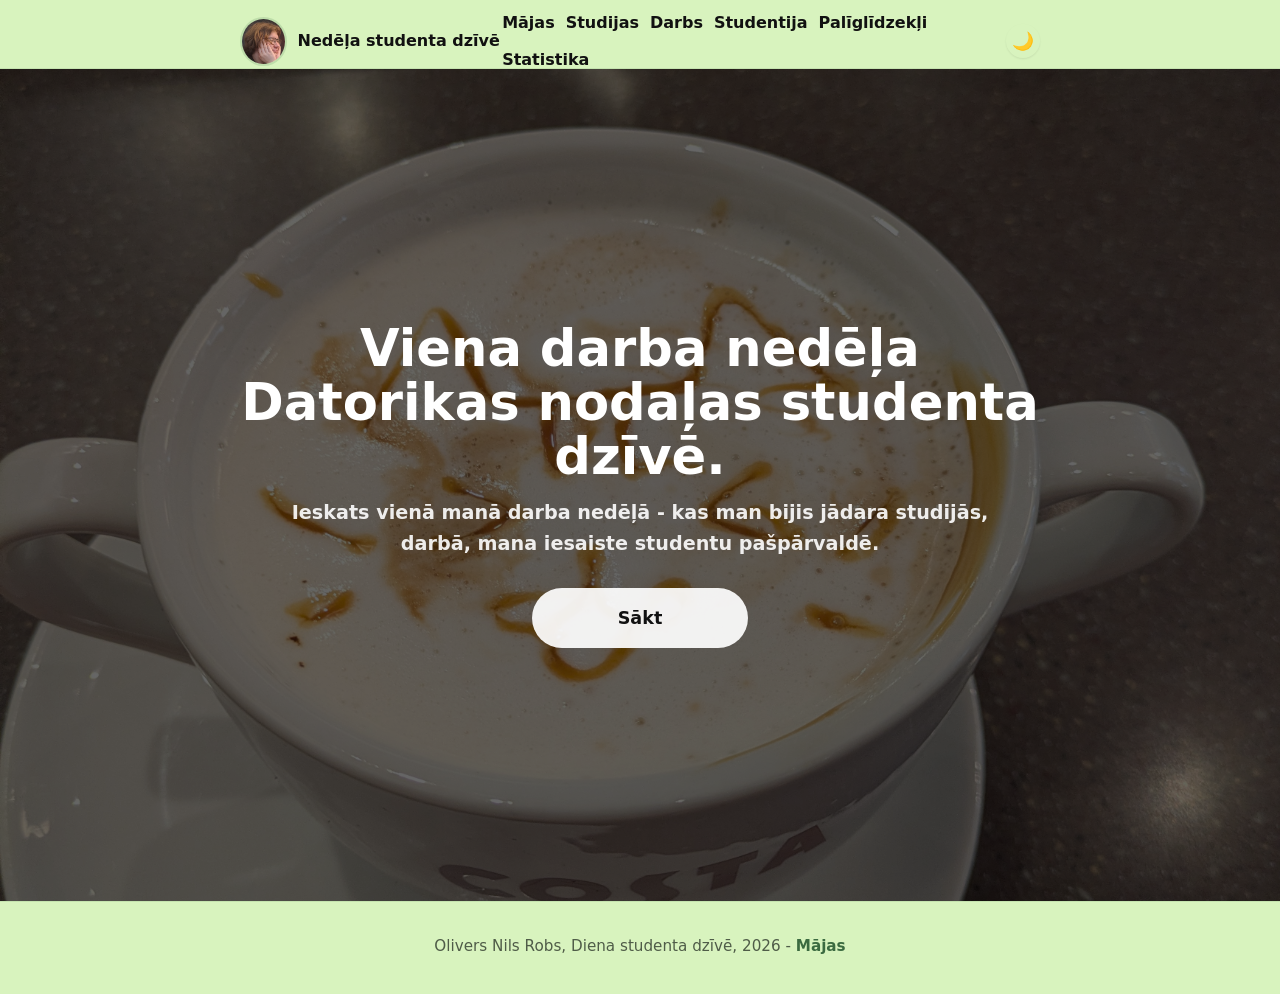
<file: index.html>
<!DOCTYPE html>
<html>
    <head>
        <meta charset="utf-8">
        <meta http-equiv="X-UA-Compatible" content="IE=edge">
        <title></title>
        <meta name="description" content="">
        <meta name="viewport" content="width=device-width, initial-scale=1">
        <link rel="stylesheet" href="styles.css">
        <script src="theme.js" defer></script>
    </head>
    <body>
        <header class="site-header">
            <div class="site-header-inner">
                <a class="brand brand-link" href="index.html">
                    <img class="site-icon" src="./media/olivers.png" alt="Olivers Nils Robs">
                    <div>
                        <p class="site-title">Nedēļa studenta dzīvē</p>
                    </div>
                </a>
                <div class="actions">
                    <nav class="site-nav">
                        <ul>
                            <li><a href="index.html">Mājas</a></li>
                            <li><a href="studijas.html">Studijas</a></li>
                            <li><a href="darbs.html">Darbs</a></li>
                            <li><a href="studentija.html">Studentija</a></li>
                            <li><a href="paliglidzekli.html">Palīglīdzekļi</a></li>
                            <li><a href="statistika.html">Statistika</a></li>
                        </ul>
                    </nav>
                    <button class="nav-toggle" type="button" aria-label="Open navigation menu">☰</button>
                    <button class="theme-toggle" type="button" aria-label="Toggle theme">🌙</button>
                </div>
            </div>
        </header>
        <main>
            <section class="hero">
                <img class="hero-image" src="./media/coffee.jpg" alt="Kafijas krūze uz galda ar kaķa zīmējumu kafijas putās">
                <div class="hero-content">
                    <h1 class="title">Viena darba nedēļa Datorikas nodaļas studenta dzīvē.</h1>
                    <p class="description">Ieskats vienā manā darba nedēļā - kas man bijis jādara studijās, darbā, mana iesaiste studentu pašpārvaldē.</p>
                    <a href="studijas.html" class="button">Sākt</a>
                </div>
            </section>
        </main>
        <footer class="site-footer">
            <div class="container">Olivers Nils Robs, Diena studenta dzīvē, 2026 - <a href="index.html">Mājas</a></div>
        </footer>
    </body>
</html>
</file>
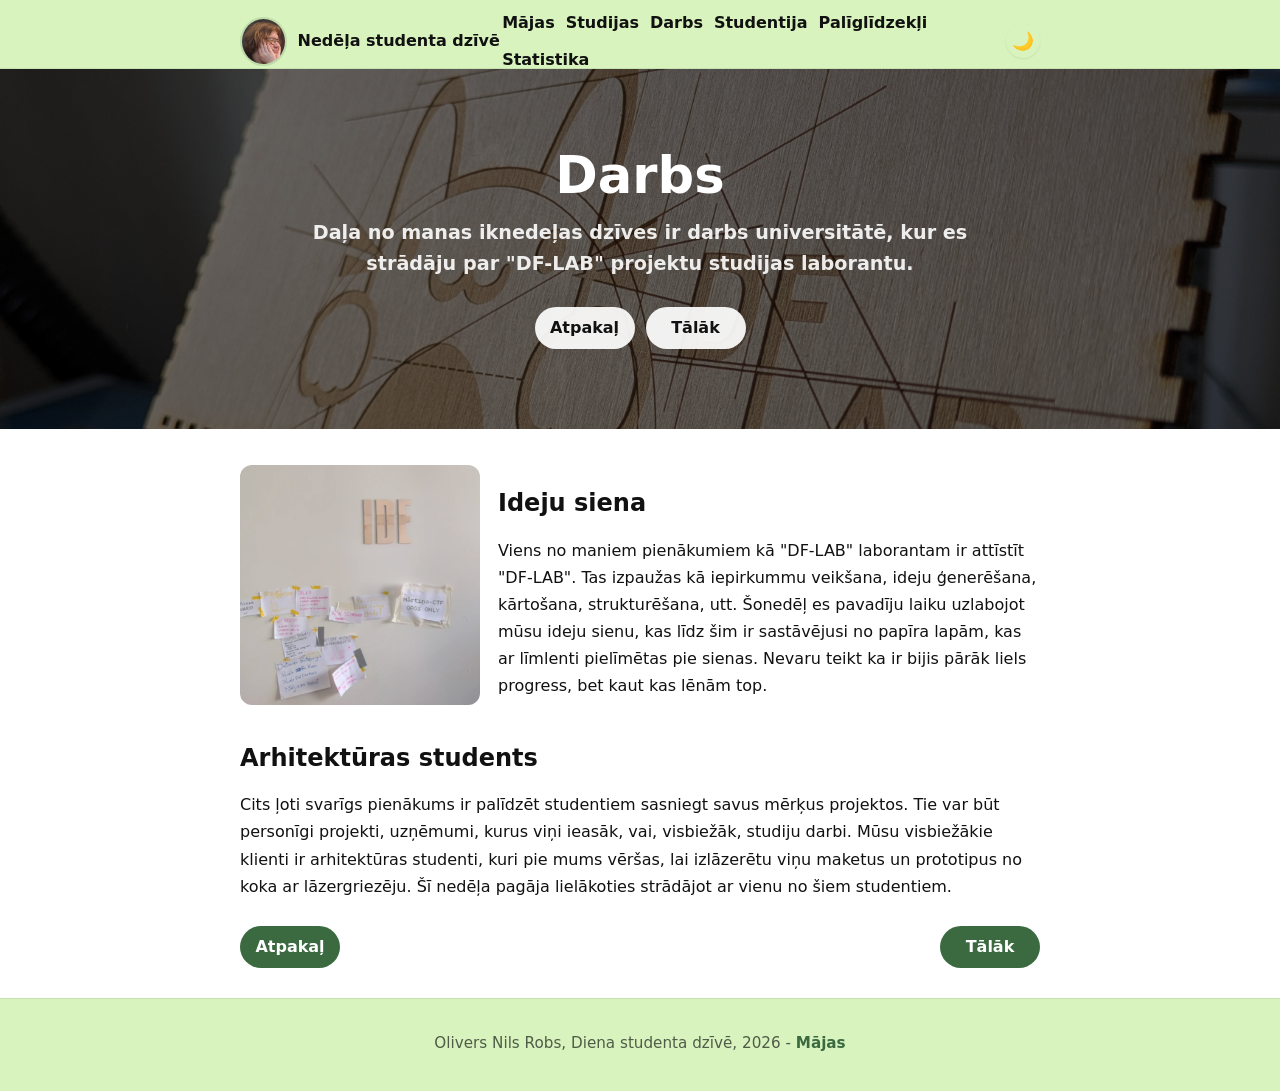
<file: darbs.html>
<!DOCTYPE html>
<!--[if lt IE 7]>      <html class="no-js lt-ie9 lt-ie8 lt-ie7"> <![endif]-->
<!--[if IE 7]>         <html class="no-js lt-ie9 lt-ie8"> <![endif]-->
<!--[if IE 8]>         <html class="no-js lt-ie9"> <![endif]-->
<!--[if gt IE 8]>      <html class="no-js"> <![endif]-->
<html lang="lv">
    <head>
        <meta charset="utf-8">
        <meta http-equiv="X-UA-Compatible" content="IE=edge">
        <title>Darbs</title>
        <meta name="description" content="Autora darbs universitātē.">
        <meta name="viewport" content="width=device-width, initial-scale=1">
        <link rel="stylesheet" href="styles.css">
        <script src="theme.js" defer></script>
    </head>
    <body>
        <header class="site-header">
            <div class="site-header-inner">
                <a class="brand brand-link" href="index.html">
                    <img class="site-icon" src="./media/olivers.png" alt="Olivers Nils Robs">
                    <div>
                        <p class="site-title">Nedēļa studenta dzīvē</p>
                    </div>
                </a>
                <div class="actions">
                    <nav class="site-nav">
                        <ul>
                            <li><a href="index.html">Mājas</a></li>
                            <li><a href="studijas.html">Studijas</a></li>
                            <li><a href="darbs.html">Darbs</a></li>
                            <li><a href="studentija.html">Studentija</a></li>
                            <li><a href="paliglidzekli.html">Palīglīdzekļi</a></li>
                            <li><a href="statistika.html">Statistika</a></li>
                        </ul>
                    </nav>
                    <button class="nav-toggle" type="button" aria-label="Open navigation menu">☰</button>
                    <button class="theme-toggle" type="button" aria-label="Toggle theme">🌙</button>
                </div>
            </div>
        </header>
        <main class="container">
            <section class="hero">
                <img class="hero-image" src="./media/df_lab_klaipeda.jpg" alt="Uzraksts 'DF-LAB' un kaķis iegravēts uz finiera">
                <div class="hero-content">
                    <h1 class="title">Darbs</h1>
                    <p class="description">Daļa no manas iknedeļas dzīves ir darbs universitātē, kur es strādāju par "DF-LAB" projektu studijas laborantu.</p>
                    <div class="hero-actions">
                        <a href="studijas.html" class="button-left">Atpakaļ</a>
                        <a href="studentija.html" class="button-right">Tālāk</a>
                    </div>
                </div>
            </section>
            <section class="posts">
                <article class="post image-post">
                    <img class="post-image" src="./media/idea.png" alt="Siena ar papīra lapām, uz kurām ir idejas, un uzraksts 'IDE'" />
                    <div class="post-content">
                        <h2 class="post-title">Ideju siena</h2>
                        <p>Viens no maniem pienākumiem kā "DF-LAB" laborantam ir attīstīt "DF-LAB". Tas izpaužas kā iepirkummu veikšana, ideju ģenerēšana, kārtošana, strukturēšana, utt. Šonedēļ es pavadīju laiku uzlabojot mūsu ideju sienu, kas līdz šim ir sastāvējusi no papīra lapām, kas ar līmlenti pielīmētas pie sienas. Nevaru teikt ka ir bijis pārāk liels progress, bet kaut kas lēnām top.</p>
                    </div>
                </article>
                <article class="post">
                    <h2 class="post-title">Arhitektūras students</h2>
                    <div class="post-content">
                        <p>Cits ļoti svarīgs pienākums ir palīdzēt studentiem sasniegt savus mērķus projektos. Tie var būt personīgi projekti, uzņēmumi, kurus viņi ieasāk, vai, visbiežāk, studiju darbi. Mūsu visbiežākie klienti ir arhitektūras studenti, kuri pie mums vēršas, lai izlāzerētu viņu maketus un prototipus no koka ar lāzergriezēju. Šī nedēļa pagāja lielākoties strādājot ar vienu no šiem studentiem.</p>
                    </div>
                </article>
            </section>
            <div class="page-actions">
                <a href="studijas.html" class="button-left">Atpakaļ</a>
                <a href="studentija.html" class="button-right">Tālāk</a>
            </div>
        </main>
        <footer class="site-footer">
            <div class="container">Olivers Nils Robs, Diena studenta dzīvē, 2026 - <a href="index.html">Mājas</a></div>
        </footer>
    </body>
</html>
</file>
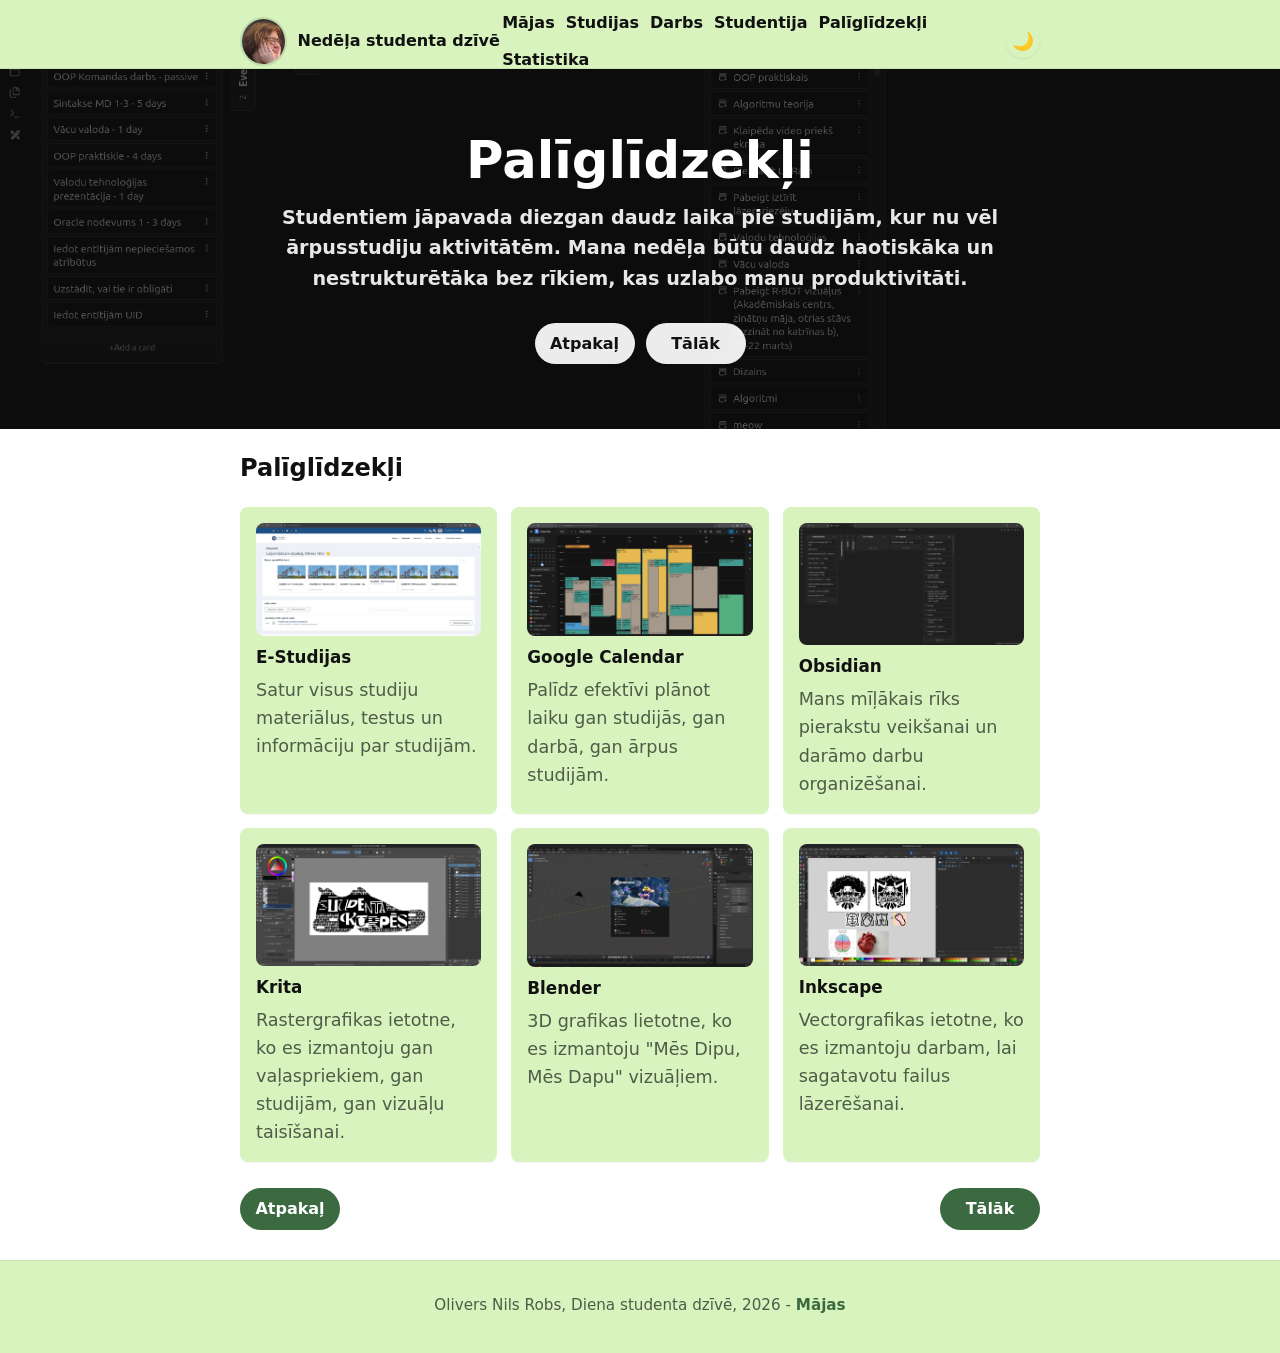
<file: paliglidzekli.html>
<!DOCTYPE html>
<!--[if lt IE 7]>      <html class="no-js lt-ie9 lt-ie8 lt-ie7"> <![endif]-->
<!--[if IE 7]>         <html class="no-js lt-ie9 lt-ie8"> <![endif]-->
<!--[if IE 8]>         <html class="no-js lt-ie9"> <![endif]-->
<!--[if gt IE 8]>      <html class="no-js"> <![endif]-->
<html lang="lv">
    <head>
        <meta charset="utf-8">
        <meta http-equiv="X-UA-Compatible" content="IE=edge">
        <title>Palīglīdzekļi</title>
        <meta name="description" content="Palīglīdzekļi, kas autoram palīdz studenta dzīvē.">
        <meta name="viewport" content="width=device-width, initial-scale=1">
        <link rel="stylesheet" href="styles.css">
        <script src="theme.js" defer></script>
    </head>
    <body>
        <header class="site-header">
            <div class="site-header-inner">
                <a class="brand brand-link" href="index.html">
                    <img class="site-icon" src="./media/olivers.png" alt="Olivers Nils Robs">
                    <div>
                        <p class="site-title">Nedēļa studenta dzīvē</p>
                    </div>
                </a>
                <div class="actions">
                    <nav class="site-nav">
                        <ul>
                            <li><a href="index.html">Mājas</a></li>
                            <li><a href="studijas.html">Studijas</a></li>
                            <li><a href="darbs.html">Darbs</a></li>
                            <li><a href="studentija.html">Studentija</a></li>
                            <li><a href="paliglidzekli.html">Palīglīdzekļi</a></li>
                            <li><a href="statistika.html">Statistika</a></li>
                        </ul>
                    </nav>
                    <button class="nav-toggle" type="button" aria-label="Open navigation menu">☰</button>
                    <button class="theme-toggle" type="button" aria-label="Toggle theme">🌙</button>
                </div>
            </div>
        </header>
        <main class="container">
            <section class="hero">
                <img class="hero-image" src="./media/obsidian.png" alt="Obsidian rīka ekrāna attēls">
                <div class="hero-content">
                    <h1 class="title">Palīglīdzekļi</h1>
                    <p class="description">Studentiem jāpavada diezgan daudz laika pie studijām, kur nu vēl ārpusstudiju aktivitātēm. Mana nedēļa būtu daudz haotiskāka un nestrukturētāka bez rīkiem, kas uzlabo manu produktivitāti.</p>
                    <div class="hero-actions">
                        <a href="studentija.html" class="button-left">Atpakaļ</a>
                        <a href="statistika.html" class="button-right">Tālāk</a>
                    </div>
                </div>
            </section>
            <section class="tools-section">
                <h2>Palīglīdzekļi</h2>
                <div class="tool-grid">
                    <article class="tool-card">
                        <img src="./media/estudijas.png" alt="Ekrāna attēls no E-Studijām">
                        <h3>E-Studijas</h3>
                        <p>Satur visus studiju materiālus, testus un informāciju par studijām.</p>
                    </article>
                    <article class="tool-card">
                        <img src="./media/google_calendar.png" alt="Ekrāna attēls no Google Calendar">
                        <h3>Google Calendar</h3>
                        <p>Palīdz efektīvi plānot laiku gan studijās, gan darbā, gan ārpus studijām.</p>
                    </article>
                    <article class="tool-card">
                        <img src="./media/obsidian.png" alt="Ekrāna attēls no Obsidian">
                        <h3>Obsidian</h3>
                        <p>Mans mīļākais rīks pierakstu veikšanai un darāmo darbu organizēšanai.</p>
                    </article>
                    <article class="tool-card">
                        <img src="./media/krita.png" alt="Ekrāna attēls no Krita">
                        <h3>Krita</h3>
                        <p>Rastergrafikas ietotne, ko es izmantoju gan vaļaspriekiem, gan studijām, gan vizuāļu taisīšanai.</p>
                    </article>
                    <article class="tool-card">
                        <img src="./media/blender.png" alt="Ekrāna attēls no Blender">
                        <h3>Blender</h3>
                        <p>3D grafikas lietotne, ko es izmantoju "Mēs Dipu, Mēs Dapu" vizuāļiem.</p>
                    </article>
                    <article class="tool-card">
                        <img src="./media/inkscape.png" alt="Ekrāna attēls no Inkscape">
                        <h3>Inkscape</h3>
                        <p>Vectorgrafikas ietotne, ko es izmantoju darbam, lai sagatavotu failus lāzerēšanai.</p>
                    </article>
                </div>
            </section>
            <div class="page-actions">
                <a href="studentija.html" class="button-left">Atpakaļ</a>
                <a href="statistika.html" class="button-right">Tālāk</a>
            </div>
        </main>
        <footer class="site-footer">
            <div class="container">Olivers Nils Robs, Diena studenta dzīvē, 2026 - <a href="index.html">Mājas</a></div>
        </footer>
    </body>
</html>
</file>
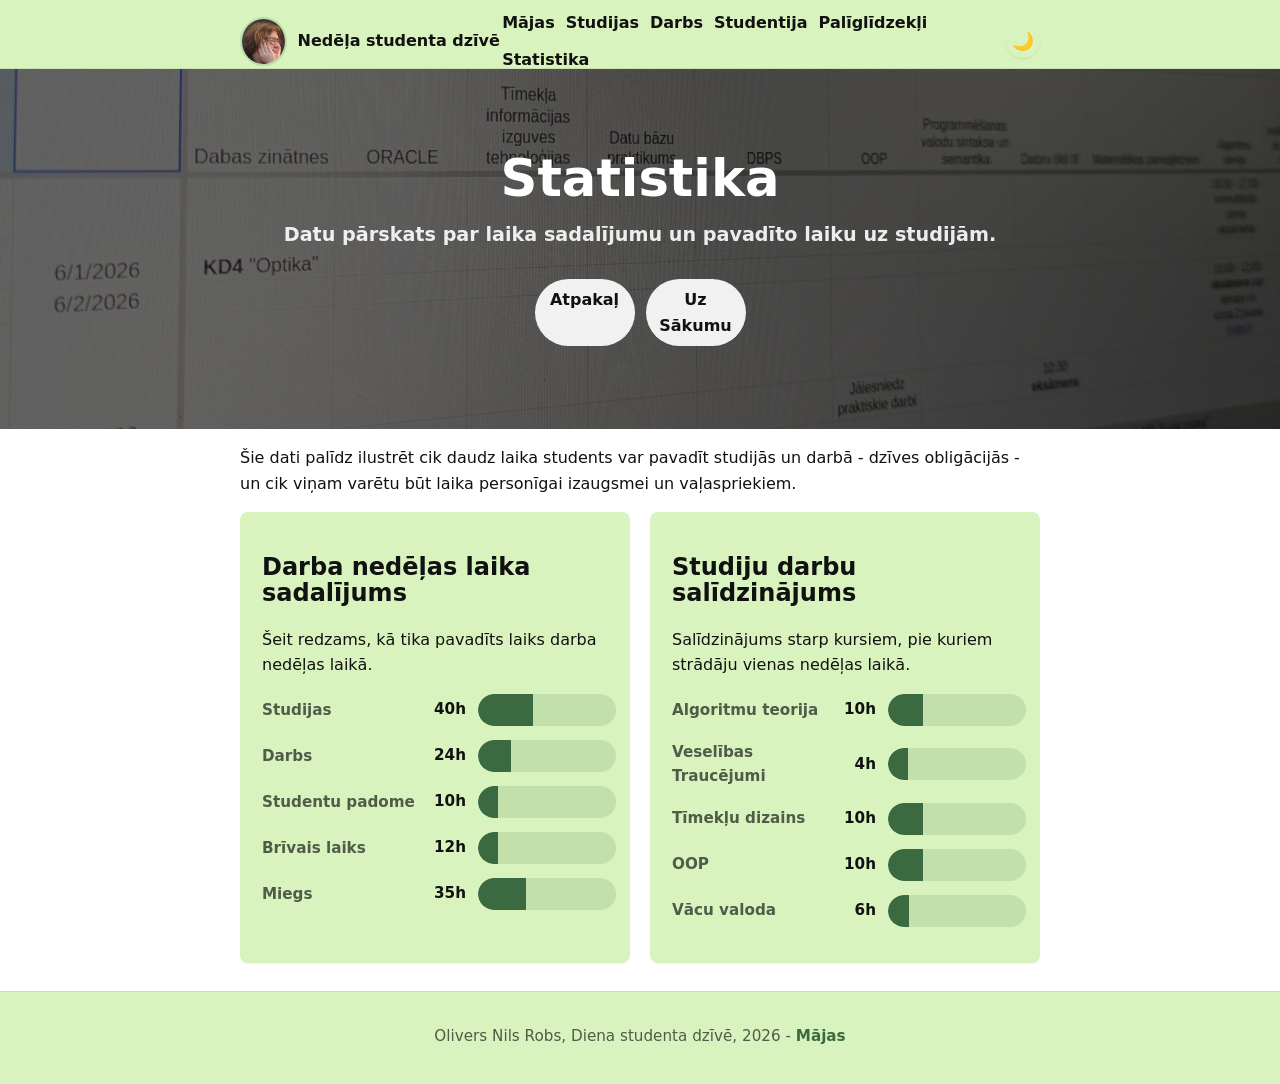
<file: statistika.html>
<!DOCTYPE html>
<!--[if lt IE 7]>      <html class="no-js lt-ie9 lt-ie8 lt-ie7"> <![endif]-->
<!--[if IE 7]>         <html class="no-js lt-ie9 lt-ie8"> <![endif]-->
<!--[if IE 8]>         <html class="no-js lt-ie9"> <![endif]-->
<!--[if gt IE 8]>      <html class="no-js"> <![endif]-->
<html lang="lv">
    <head>
        <meta charset="utf-8">
        <meta http-equiv="X-UA-Compatible" content="IE=edge">
        <title>Statistika</title>
        <meta name="description" content="Bloga lapa ar ierakstiem.">
        <meta name="viewport" content="width=device-width, initial-scale=1">
        <link rel="stylesheet" href="styles.css">
        <script src="theme.js" defer></script>
    </head>
    <body>
        <header class="site-header">
            <div class="site-header-inner">
                <a class="brand brand-link" href="index.html">
                    <img class="site-icon" src="./media/olivers.png" alt="Olivers Nils Robs">
                    <div>
                        <p class="site-title">Nedēļa studenta dzīvē</p>
                    </div>
                </a>
                <div class="actions">
                    <nav class="site-nav">
                        <ul>
                            <li><a href="index.html">Mājas</a></li>
                            <li><a href="studijas.html">Studijas</a></li>
                            <li><a href="darbs.html">Darbs</a></li>
                            <li><a href="studentija.html">Studentija</a></li>
                            <li><a href="paliglidzekli.html">Palīglīdzekļi</a></li>
                            <li><a href="statistika.html">Statistika</a></li>
                        </ul>
                    </nav>
                    <button class="nav-toggle" type="button" aria-label="Open navigation menu">☰</button>
                    <button class="theme-toggle" type="button" aria-label="Toggle theme">🌙</button>
                </div>
            </div>
        </header>
        <main class="container">
            <section class="hero">
                <img class="hero-image" src="./media/sheet.jpg" alt="Attēls ar ekrānu, uz kura ir Google izklājlapa">
                <div class="hero-content">
                    <h1 class="title">Statistika</h1>
                    <p class="description">Datu pārskats par laika sadalījumu un pavadīto laiku uz studijām.</p>
                    <div class="hero-actions">
                        <a href="paliglidzekli.html" class="button-left">Atpakaļ</a>
                        <a href="index.html" class="button-right">Uz Sākumu</a>
                    </div>
                </div>
            </section>
            <section class="description">
                <p>Šie dati palīdz ilustrēt cik daudz laika students var pavadīt studijās un darbā - dzīves obligācijās - un cik viņam varētu būt laika personīgai izaugsmei un vaļaspriekiem.</p>
            </section>
            <section class="stats-grid">
                <article class="stat-card">
                    <h2 class="post-title">Darba nedēļas laika sadalījums</h2>
                    <p>Šeit redzams, kā tika pavadīts laiks darba nedēļas laikā.</p>
                    <div class="chart">
                        <div class="chart-row">
                            <span class="chart-label">Studijas</span>
                            <span class="chart-value">40h</span>
                            <span class="chart-bar"><span class="chart-fill" style="width:40%"></span></span>
                        </div>
                        <div class="chart-row">
                            <span class="chart-label">Darbs</span>
                            <span class="chart-value">24h</span>
                            <span class="chart-bar"><span class="chart-fill" style="width:24%"></span></span>
                        </div>
                        <div class="chart-row">
                            <span class="chart-label">Studentu padome</span>
                            <span class="chart-value">10h</span>
                            <span class="chart-bar"><span class="chart-fill" style="width:10%"></span></span>
                        </div>
                        <div class="chart-row">
                            <span class="chart-label">Brīvais laiks</span>
                            <span class="chart-value">12h</span>
                            <span class="chart-bar"><span class="chart-fill" style="width:12%"></span></span>
                        </div>
                        <div class="chart-row">
                            <span class="chart-label">Miegs</span>
                            <span class="chart-value">35h</span>
                            <span class="chart-bar"><span class="chart-fill" style="width:35%"></span></span>
                        </div>
                    </div>
                </article>
                <article class="stat-card">
                    <h2 class="post-title">Studiju darbu salīdzinājums</h2>
                    <p>Salīdzinājums starp kursiem, pie kuriem strādāju vienas nedēļas laikā.</p>
                    <div class="chart">
                        <div class="chart-row">
                            <span class="chart-label">Algoritmu teorija</span>
                            <span class="chart-value">10h</span>
                            <span class="chart-bar"><span class="chart-fill" style="width:25%"></span></span>
                        </div>
                        <div class="chart-row">
                            <span class="chart-label">Veselības Traucējumi</span>
                            <span class="chart-value">&nbsp;&nbsp;4h</span>
                            <span class="chart-bar"><span class="chart-fill" style="width:10%"></span></span>
                        </div>
                        <div class="chart-row">
                            <span class="chart-label">Tīmekļu dizains</span>
                            <span class="chart-value">10h</span>
                            <span class="chart-bar"><span class="chart-fill" style="width:25%"></span></span>
                        </div>
                        <div class="chart-row">
                            <span class="chart-label">OOP</span>
                            <span class="chart-value">10h</span>
                            <span class="chart-bar"><span class="chart-fill" style="width:25%"></span></span>
                        </div>
                        <div class="chart-row">
                            <span class="chart-label">Vācu valoda</span>
                            <span class="chart-value">&nbsp;&nbsp;6h</span>
                            <span class="chart-bar"><span class="chart-fill" style="width:15%"></span></span>
                        </div>
                    </div>
                </article>
            </section>
        </main>
        <footer class="site-footer">
            <div class="container">Olivers Nils Robs, Diena studenta dzīvē, 2026 - <a href="index.html">Mājas</a></div>
        </footer>
    </body>
</html>
</file>
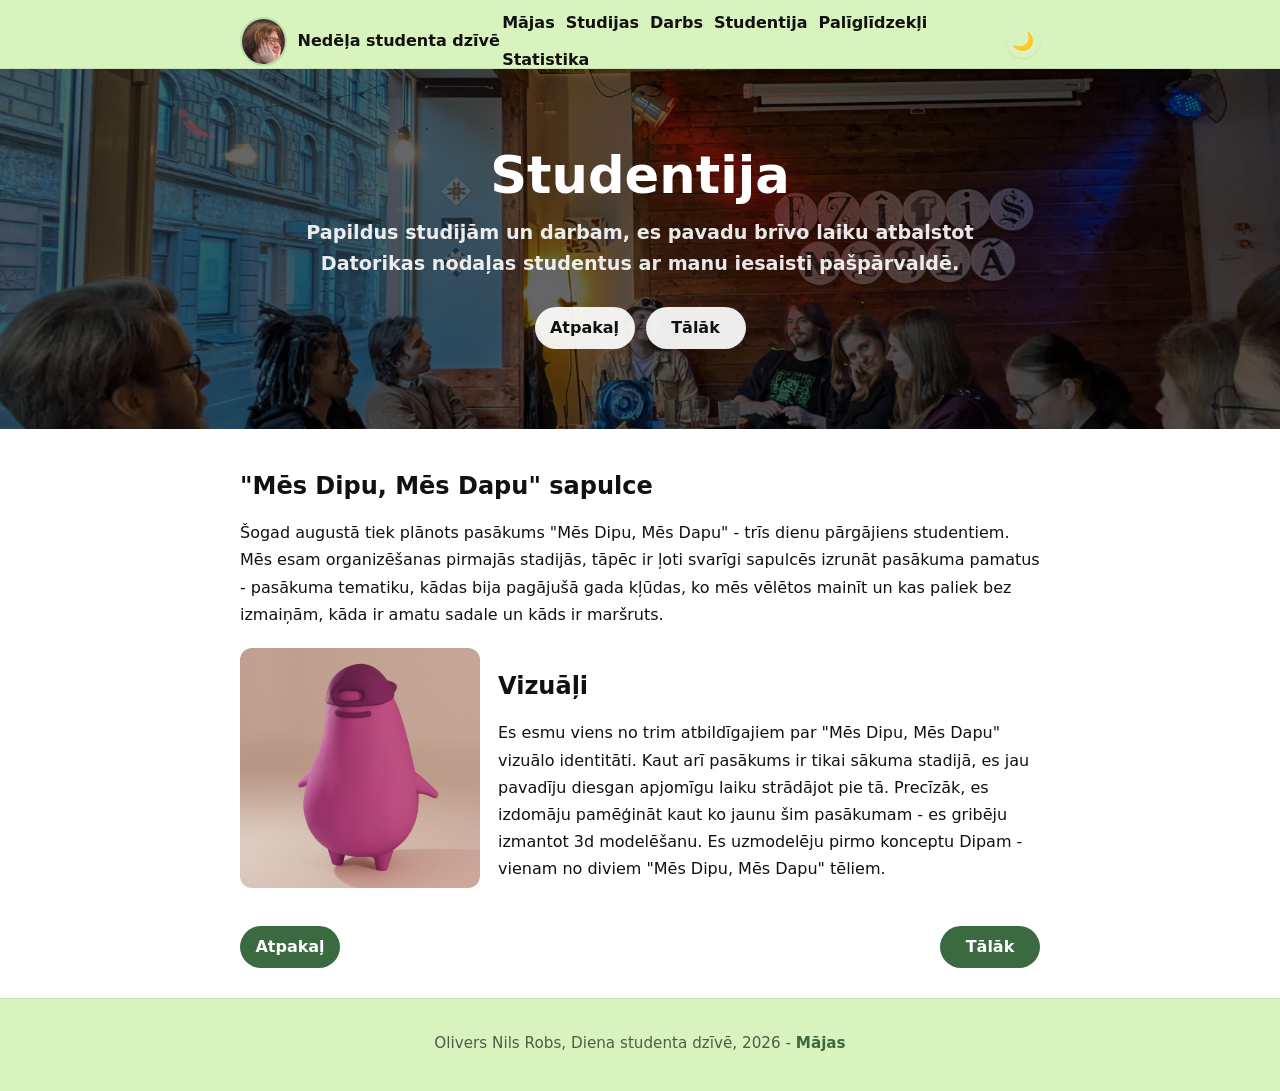
<file: studentija.html>
<!DOCTYPE html>
<!--[if lt IE 7]>      <html class="no-js lt-ie9 lt-ie8 lt-ie7"> <![endif]-->
<!--[if IE 7]>         <html class="no-js lt-ie9 lt-ie8"> <![endif]-->
<!--[if IE 8]>         <html class="no-js lt-ie9"> <![endif]-->
<!--[if gt IE 8]>      <html class="no-js"> <![endif]-->
<html lang="lv">
    <head>
        <meta charset="utf-8">
        <meta http-equiv="X-UA-Compatible" content="IE=edge">
        <title>Studentija</title>
        <meta name="description" content="Autora iesaiste studentijā.">
        <meta name="viewport" content="width=device-width, initial-scale=1">
        <link rel="stylesheet" href="styles.css">
        <script src="theme.js" defer></script>
    </head>
    <body>
        <header class="site-header">
            <div class="site-header-inner">
                <a class="brand brand-link" href="index.html">
                    <img class="site-icon" src="./media/olivers.png" alt="Olivers Nils Robs">
                    <div>
                        <p class="site-title">Nedēļa studenta dzīvē</p>
                    </div>
                </a>
                <div class="actions">
                    <nav class="site-nav">
                        <ul>
                            <li><a href="index.html">Mājas</a></li>
                            <li><a href="studijas.html">Studijas</a></li>
                            <li><a href="darbs.html">Darbs</a></li>
                            <li><a href="studentija.html">Studentija</a></li>
                            <li><a href="paliglidzekli.html">Palīglīdzekļi</a></li>
                            <li><a href="statistika.html">Statistika</a></li>
                        </ul>
                    </nav>
                    <button class="nav-toggle" type="button" aria-label="Open navigation menu">☰</button>
                    <button class="theme-toggle" type="button" aria-label="Toggle theme">🌙</button>
                </div>
            </div>
        </header>
        <main class="container">
            <section class="hero">
                <img class="hero-image" src="./media/studentija.jpg" alt="Studentu pasākuma sapulce iestādē 'Ezītis Miglā'">
                <div class="hero-content">
                    <h1 class="title">Studentija</h1>
                    <p class="description">Papildus studijām un darbam, es pavadu brīvo laiku atbalstot Datorikas nodaļas studentus ar manu iesaisti pašpārvaldē.</p>
                    <div class="hero-actions">
                        <a href="darbs.html" class="button-left">Atpakaļ</a>
                        <a href="paliglidzekli.html" class="button-right">Tālāk</a>
                    </div>
                </div>
            </section>
            <section class="posts">
                <article class="post">
                    <div class="post-content">
                        <h2 class="post-title">"Mēs Dipu, Mēs Dapu" sapulce</h2>
                        <p>Šogad augustā tiek plānots pasākums "Mēs Dipu, Mēs Dapu" - trīs dienu pārgājiens studentiem. Mēs esam organizēšanas pirmajās stadijās, tāpēc ir ļoti svarīgi sapulcēs izrunāt pasākuma pamatus - pasākuma tematiku, kādas bija pagājušā gada kļūdas, ko mēs vēlētos mainīt un kas paliek bez izmaiņām, kāda ir amatu sadale un kāds ir maršruts.</p>
                    </div>
                </article>
                <article class="post image-post">
                    <img class="post-image" src="./media/dips.jpeg" alt="3D modelis ar Dipu no 'Mēs Dipu, Mēs Dapu' pasākuma" />
                    <div class="post-content">
                        <h2 class="post-title">Vizuāļi</h2>
                        <p>Es esmu viens no trim atbildīgajiem par "Mēs Dipu, Mēs Dapu" vizuālo identitāti. Kaut arī pasākums ir tikai sākuma stadijā, es jau pavadīju diesgan apjomīgu laiku strādājot pie tā. Precīzāk, es izdomāju pamēģināt kaut ko jaunu šim pasākumam - es gribēju izmantot 3d modelēšanu. Es uzmodelēju pirmo konceptu Dipam - vienam no diviem "Mēs Dipu, Mēs Dapu" tēliem.</p>
                    </div>
                </article>
            </section>
            <div class="page-actions">
                <a href="darbs.html" class="button-left">Atpakaļ</a>
                <a href="paliglidzekli.html" class="button-right">Tālāk</a>
            </div>
        </main>
        <footer class="site-footer">
            <div class="container">Olivers Nils Robs, Diena studenta dzīvē, 2026 - <a href="index.html">Mājas</a></div>
        </footer>
    </body>
</html>
</file>
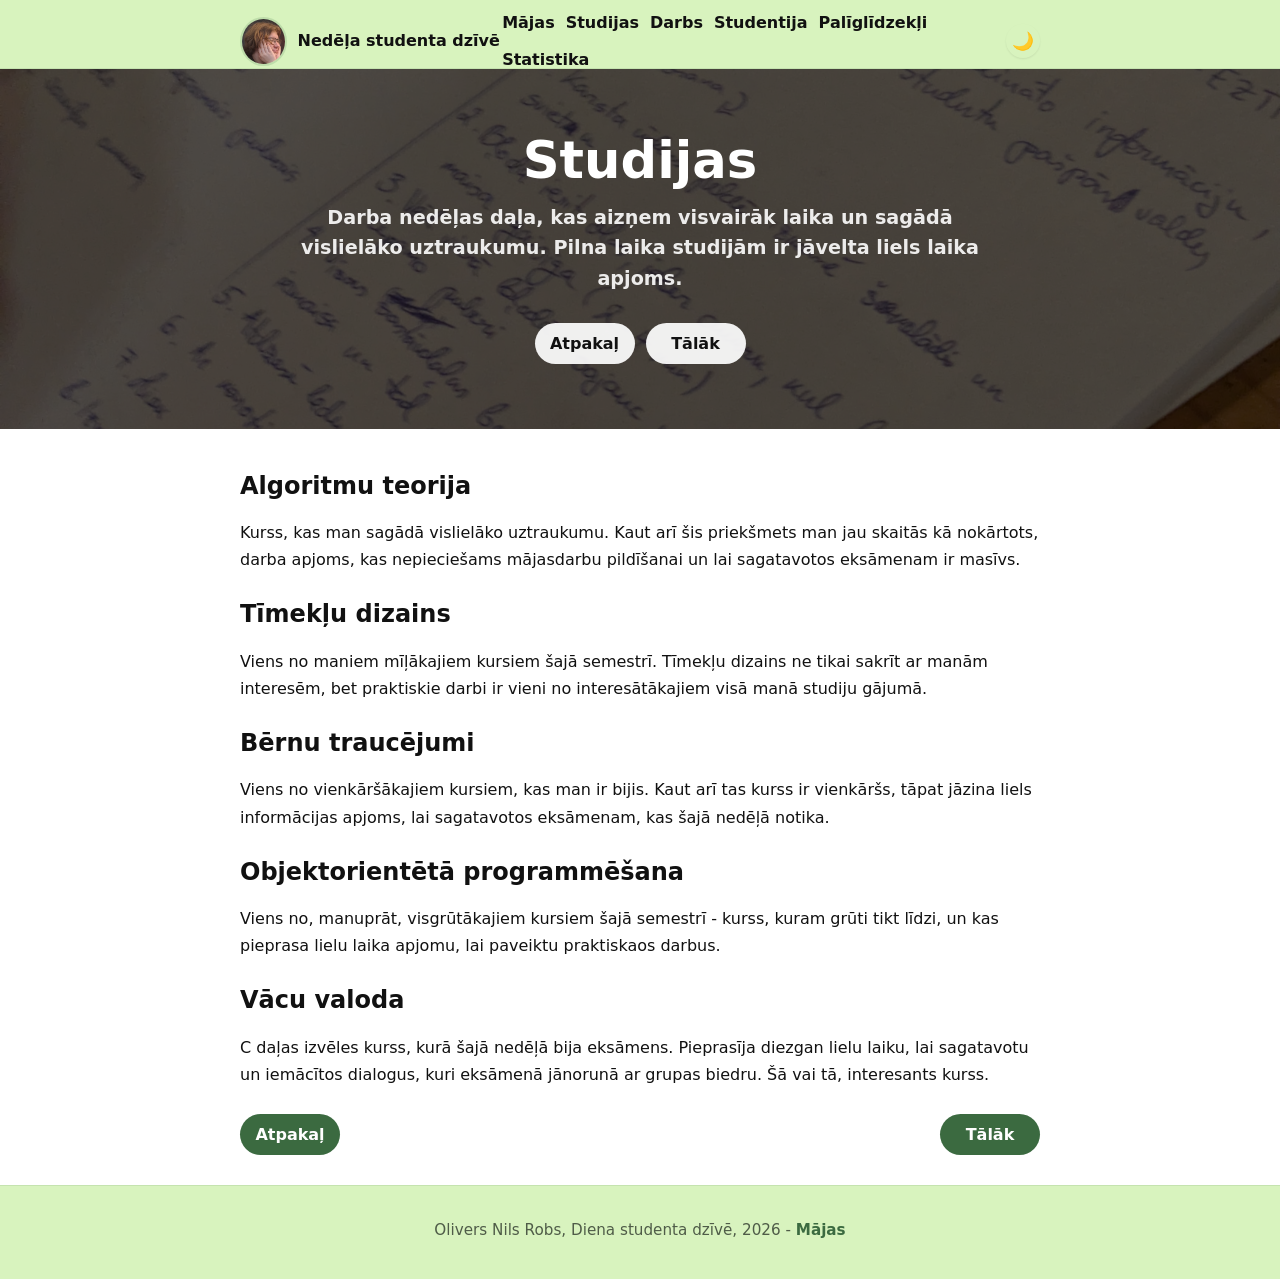
<file: studijas.html>
<!DOCTYPE html>
<!--[if lt IE 7]>      <html class="no-js lt-ie9 lt-ie8 lt-ie7"> <![endif]-->
<!--[if IE 7]>         <html class="no-js lt-ie9 lt-ie8"> <![endif]-->
<!--[if IE 8]>         <html class="no-js lt-ie9"> <![endif]-->
<!--[if gt IE 8]>      <html class="no-js"> <![endif]-->
<html lang="lv">
    <head>
        <meta charset="utf-8">
        <meta http-equiv="X-UA-Compatible" content="IE=edge">
        <title>Studijas</title>
        <meta name="description" content="Autora nedēļas darbs studijās.">
        <meta name="viewport" content="width=device-width, initial-scale=1">
        <link rel="stylesheet" href="styles.css">
        <script src="theme.js" defer></script>
    </head>
    <body>
        <header class="site-header">
            <div class="site-header-inner">
                <a class="brand brand-link" href="index.html">
                    <img class="site-icon" src="./media/olivers.png" alt="Olivers Nils Robs">
                    <div>
                        <p class="site-title">Nedēļa studenta dzīvē</p>
                    </div>
                </a>
                <div class="actions">
                    <nav class="site-nav">
                        <ul>
                            <li><a href="index.html">Mājas</a></li>
                            <li><a href="studijas.html">Studijas</a></li>
                            <li><a href="darbs.html">Darbs</a></li>
                            <li><a href="studentija.html">Studentija</a></li>
                            <li><a href="paliglidzekli.html">Palīglīdzekļi</a></li>
                            <li><a href="statistika.html">Statistika</a></li>
                        </ul>
                    </nav>
                    <button class="nav-toggle" type="button" aria-label="Open navigation menu">☰</button>
                    <button class="theme-toggle" type="button" aria-label="Toggle theme">🌙</button>
                </div>
            </div>
        </header>
        <main class="container">
            <section class="hero">
                <img class="hero-image" src="./media/studijas.jpg" alt="Lapa ar rokrakstītiem pierakstiem">
                <div class="hero-content">
                    <h1 class="title">Studijas</h1>
                    <p class="description">Darba nedēļas daļa, kas aizņem visvairāk laika un sagādā vislielāko uztraukumu. Pilna laika studijām ir jāvelta liels laika apjoms. </p>
                    <div class="hero-actions">
                        <a href="index.html" class="button-left">Atpakaļ</a>
                        <a href="darbs.html" class="button-right">Tālāk</a>
                    </div>
                </div>
            </section>
            <section class="posts">
                <article class="post">
                    <h2 class="post-title">Algoritmu teorija</h2>
                    <div class="post-content">
                        <p>Kurss, kas man sagādā vislielāko uztraukumu. Kaut arī šis priekšmets man jau skaitās kā nokārtots, darba apjoms, kas nepieciešams mājasdarbu pildīšanai un lai sagatavotos eksāmenam ir masīvs.</p>
                    </div>
                </article>
                <article class="post">
                    <h2 class="post-title">Tīmekļu dizains</h2>
                    <div class="post-content">
                        <p>Viens no maniem mīļākajiem kursiem šajā semestrī. Tīmekļu dizains ne tikai sakrīt ar manām interesēm, bet praktiskie darbi ir vieni no interesātākajiem visā manā studiju gājumā.</p>
                    </div>
                </article>
                <article class="post">
                    <h2 class="post-title">Bērnu traucējumi</h2>
                    <div class="post-content">
                        <p>Viens no vienkāršākajiem kursiem, kas man ir bijis. Kaut arī tas kurss ir vienkāršs, tāpat jāzina liels informācijas apjoms, lai sagatavotos eksāmenam, kas šajā nedēļā notika.</p>
                    </div>
                </article>
                <article class="post">
                    <h2 class="post-title">Objektorientētā programmēšana</h2>
                    <div class="post-content">
                        <p>Viens no, manuprāt, visgrūtākajiem kursiem šajā semestrī - kurss, kuram grūti tikt līdzi, un kas pieprasa lielu laika apjomu, lai paveiktu praktiskaos darbus.</p>
                    </div>
                </article>
                <article class="post">
                    <h2 class="post-title">Vācu valoda</h2>
                    <div class="post-content">
                        <p>C daļas izvēles kurss, kurā šajā nedēļā bija eksāmens. Pieprasīja diezgan lielu laiku, lai sagatavotu un iemācītos dialogus, kuri eksāmenā jānorunā ar grupas biedru. Šā vai tā, interesants kurss.</p>
                    </div>
                </article>
            </section>
            <div class="page-actions">
                <a href="index.html" class="button-left">Atpakaļ</a>
                <a href="darbs.html" class="button-right">Tālāk</a>
            </div>
        </main>
        <footer class="site-footer">
            <div class="container">Olivers Nils Robs, Diena studenta dzīvē, 2026 - <a href="index.html">Mājas</a></div>
        </footer>
    </body>
</html>
</file>
<file: styles.css>
body{margin:0;padding:0;box-sizing:border-box;line-height:1.6;font-size:16px;}

:root{
	--bg: #ffffff;
	--surface: #d8f3be;
	--text: #111111;
	--text-secondary: #4f5c48;
	--accent: #3b6a40;
	--accent-weak: #7fa783;
	--button-text: #ffffff;
	--border: rgba(59,106,64,0.12);
	--max-width: 800px;
	--radius: 8px;
	--site-header-height: 68px;}

:root[data-theme="dark"], :root.theme-dark{
	--bg: #0f1310;
	--surface: #2a4239;
	--text: #e7efe6;
	--text-secondary: #9aa89a;
	--accent: #6aa56a;
	--accent-weak: #8fbc8f;
	--button-text: #111111;
	--border: rgba(106,165,106,0.25);
}

@media (prefers-color-scheme: dark) {
	:root:not([data-theme]){
		--bg: #0f1310;
		--surface: #111614;
		--text: #e7efe6;
		--text-secondary: #9aa89a;
		--accent: #6aa56a;
		--accent-weak: #8fbc8f;
		--button-text: #111111;
		--border: rgba(106,165,106,0.25);
	}
}

html,body{height:100%;margin:0;background:var(--bg);color:var(--text);font-family:Inter, system-ui, -apple-system, 'Segoe UI', Roboto, 'Helvetica Neue', Arial;transition:background .25s,color .25s;}
a{color:var(--accent)}

img{max-width:100%;height:auto;display:block;}

.container{max-width:var(--max-width);margin:0 auto;padding:0 16px 0 16px}

.hero{
	position:relative;
	width:100vw;
	left:50%;
	right:50%;
	margin-left:-50vw;
	margin-right:-50vw;
	min-height:40vh;
	overflow:hidden;
	display:flex;
	align-items:center;
	justify-content:center;
	background:var(--surface);
	margin-top:0;
	margin-bottom:0;
}

main:not(.container) .hero{
	min-height:calc(100vh - var(--site-header-height));
	margin-top:0;
}

.hero-image{
	position:absolute;
	top:0;
	left:0;
	width:100%;
	height:100%;
	object-fit:cover;
	z-index:0;
}

.hero::before{
	content:'';
	position:absolute;
	inset:0;
	background:rgba(0,0,0,0.6);
	z-index:1;
}

.hero-content{
	position:relative;
	z-index:2;
	width:100%;
	max-width:var(--max-width);
	text-align:center;
	color:#ffffff;
	padding:0 20px;
}

.hero-content .title{
	font-size:3.2rem;
	margin:0;
	line-height:1.05;
}

.title, .post-title, .site-title{
	line-height:1.1;
}

.posts{display:grid;gap:8px;margin-top:24px;}
.image-post{display:grid;grid-template-columns:240px minmax(0,1fr);gap:18px;align-items:center;padding:12px 0; justify-content:center;}
.post-image{width:240px;min-width:240px;max-width:240px;aspect-ratio:1/1;object-fit:cover;border-radius:12px;flex-shrink:0;}
.post-content{min-width:0;}
.post-content p{margin:0;font-size:1rem;line-height:1.7;color:var(--text);}

.hero-content .description{color:rgba(255,255,255,0.9);margin:15px auto 28px;max-width:720px;font-size:1.2rem;font-weight:bold;}

.hero-actions{display:flex;flex-wrap:wrap;gap:11px;justify-content:center;}

.hero-actions .button, .hero-actions .button-left, .hero-actions .button-right{background:rgba(255,255,255,0.92);color:#111111;}

.hero-actions .button{
	padding:13px 0;
	width:100px;
	font-size:1rem;
	text-align:center;
}

.hero-content > .button{
	display:inline-flex;
	align-items:center;
	justify-content:center;
	min-width:160px;
	padding:16px 28px;
	font-size:1.1rem;
	background:rgba(255,255,255,0.92);
	color:#111111;
	text-decoration:none;
	border-radius:999px;
	width:auto;
}

.button, .button-left, .button-right{display:inline-block;padding:8px 0;width:100px;border-radius:999px;background:var(--accent);color:var(--button-text);text-decoration:none;font-weight:700;transition:opacity .2s,transform .2s}

.page-actions{
	display:flex;
	justify-content:space-between;
	align-items:center;
	gap:13px;
	margin:26px 0 30px 0;
	max-width:var(--max-width);
}

.page-actions .button-left,
.page-actions .button-right{
	flex:0 0 100px;
	width:100px;
	text-align:center;
}

.container img:not(.hero-image){max-width:var(--max-width);width:100%;}

.site-header{
	position:sticky;
	top:0;
	left:0;
	width:100%;
	height:var(--site-header-height);
	background:var(--surface);
	border-bottom:1px solid var(--border);
	z-index:1000;
}

.site-header-inner{
	display:flex;
	align-items:center;
	justify-content:space-between;
	gap:14px;
	flex-wrap:nowrap;
	max-width:var(--max-width);
	margin:0 auto;
	padding:10px 16px;
	position:relative;
	min-width:0;
}
.brand{
	display:flex;
	align-items:center;
	gap:11px;
	min-width:0;
	flex-shrink:1;
}

.brand-link{
	display:flex;
	align-items:center;
	gap:11px;
	color:inherit;
	text-decoration:none;
	min-width:0;
}

.site-icon{
	width:45px;
	height:45px;
	border-radius:50%;
	object-fit:cover;
	border:2px solid rgba(59,106,64,0.16);
}
.site-title{margin:0;font-weight:700;font-size:1rem;white-space:nowrap;overflow:hidden;text-overflow:ellipsis;}
.actions{display:flex;align-items:center;gap:11px;flex-wrap:nowrap;min-width:0;}
.site-nav ul{display:flex;flex-wrap:wrap;gap:11px;list-style:none;padding:0;margin:0}
.site-nav a{color:var(--text);text-decoration:none;font-weight:600}
.site-nav a:hover{color:var(--accent)}
.nav-toggle{display:none;align-items:center;justify-content:center;width:34px;height:34px;border:none;border-radius:999px;background:var(--surface);color:var(--text);font-size:1.3rem;cursor:pointer;transition:background .2s,color .2s,transform .2s;box-shadow:0 1px 2px rgba(0,0,0,0.08)}
.nav-toggle:hover{transform:translateY(-1px);background:rgba(59,106,64,0.08)}
.theme-toggle{display:inline-flex;align-items:center;justify-content:center;width:34px;height:34px;border:none;border-radius:999px;background:var(--surface);color:var(--text);font-size:1.1rem;cursor:pointer;transition:background .2s,color .2s,transform .2s;box-shadow:0 1px 2px rgba(0,0,0,0.08)}
.theme-toggle:hover{transform:translateY(-1px);background:rgba(59,106,64,0.08)}
.button, .button-left, .button-right{display:inline-block;padding:8px 0;width:100px;border-radius:999px;background:var(--accent);color:var(--button-text);text-decoration:none;font-weight:700;transition:opacity .2s,transform .2s}
.button:hover, .button-left:hover, .button-right:hover{opacity:.9;transform:translateY(-1px)}
.site-footer{
	padding:32px 0 36px 0;
	color:var(--text-secondary);
	border-top:1px solid var(--border);
	background:var(--surface);
	text-align:center;
	font-size:0.95rem;
}
.site-footer a{color:var(--accent);text-decoration:none;font-weight:600;}
.site-footer a:hover{text-decoration:underline;}

.tool-grid{display:grid;grid-template-columns:repeat(3,1fr);gap:14px;margin-top:14px}
.tool-card{background:var(--surface);padding:16px;border-radius:var(--radius);box-shadow:0 1px 0 rgba(0,0,0,0.03)}
.tool-card img{width:100%;height:auto;display:block;border-radius:var(--radius)}
.tool-card h3{margin:8px 0 5px;font-size:1.05rem}
.tool-card p{margin:0;color:var(--text-secondary);font-size:1.1rem}

.stat-card{background:var(--surface);padding:22px;border-radius:var(--radius);box-shadow:0 1px 0 rgba(0,0,0,0.04)}
.stats-grid{display:grid;grid-template-columns:repeat(2,minmax(0,1fr));gap:20px;margin-bottom:28px}
.chart-row{display:grid;grid-template-columns:minmax(160px,240px) auto 40%;align-items:center;gap:12px;margin:14px 0}
.chart-label{font-weight:700;color:var(--text-secondary);font-size:0.95rem}
.chart-bar{width:100%;height:32px;background:rgba(59,106,64,0.14);border-radius:999px;overflow:hidden}
.chart-fill{display:block;height:100%;background:var(--accent);border-radius:999px 0 0 999px;min-width:20px;width:100%}
.chart-value{color:var(--text);font-weight:700;font-size:0.95rem;line-height:1}

.button-left, .button-right{display:inline-block}

@media (max-width:832px){
	.nav-toggle{display:inline-flex}
	.site-nav{position:fixed;top:var(--site-header-height);left:0;right:0;width:100vw;background:var(--surface);border:1px solid var(--border);border-radius:0;padding:10px 0;display:none;flex-direction:column;box-shadow:0 12px 30px rgba(0,0,0,0.12);z-index:1001;}
	.site-nav.open{display:flex}
	.site-nav ul{flex-direction:column;gap:0}
	.site-nav li{width:100%}
	.site-nav a{display:block;padding:10px 20px;width:100%}
	.actions{width:auto;justify-content:flex-end;flex-wrap:nowrap;}
	.image-post{grid-template-columns:1fr;gap:12px}
	.post-image{width:100%;aspect-ratio:2/1}
	.tool-grid{grid-template-columns:repeat(2,1fr);gap:12px}
	.stats-grid{grid-template-columns:1fr}
}
</file>
